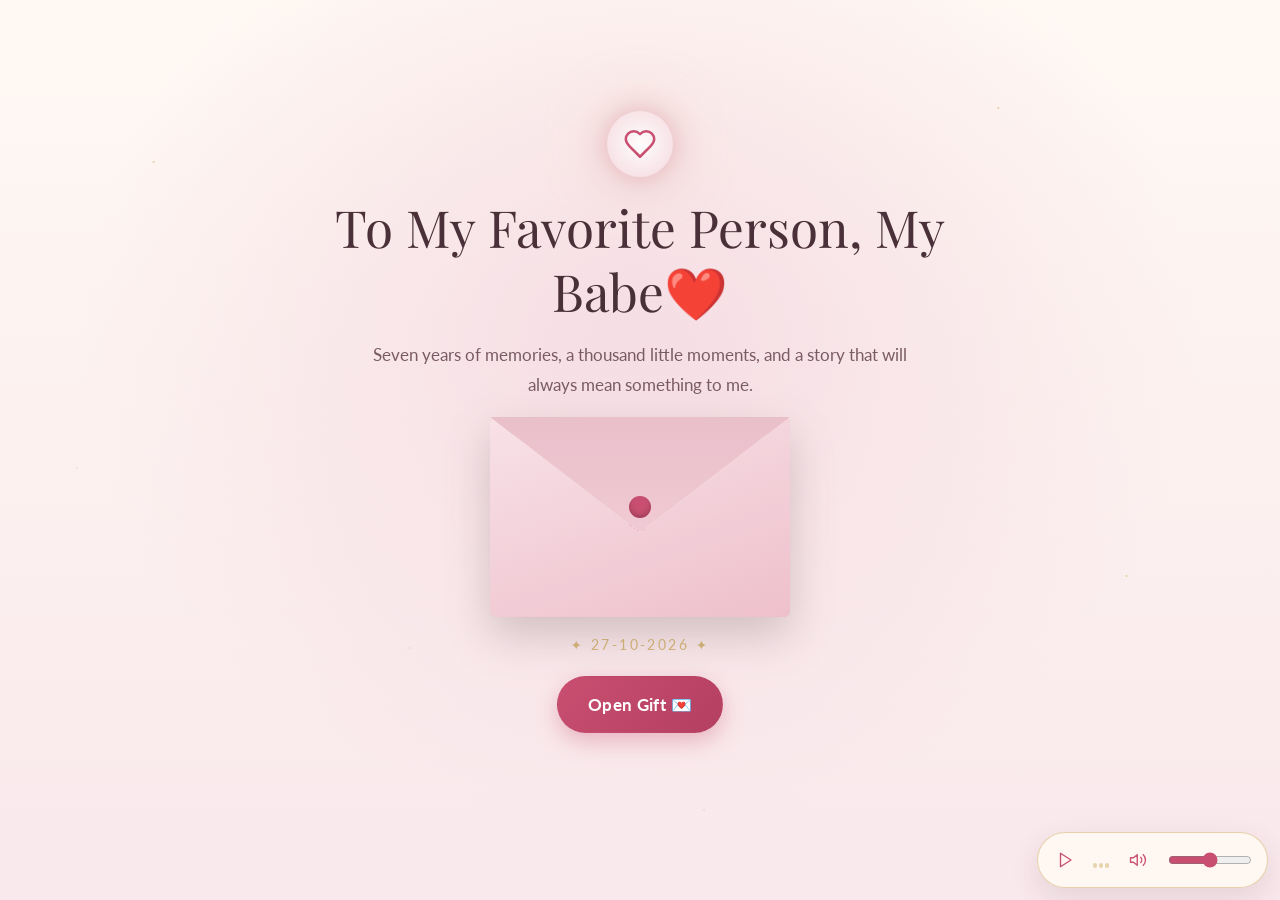
<file: index.html>
<!doctype html>
<html lang="en">
  <head>
    <meta charset="utf-8"/>
    <title>Our 7 Years of Love</title>
    <!-- "./" lets the site work in a sub-folder too (e.g. GitHub Pages) -->
    <base href="./"/>
    <meta name="viewport" content="width=device-width, initial-scale=1, viewport-fit=cover"/>
    <meta name="theme-color" content="#FFF9F3"/>
    <meta name="robots" content="noindex, nofollow"/>
    <link rel="icon" href="data:image/svg+xml,%3Csvg xmlns='http://www.w3.org/2000/svg' viewBox='0 0 24 24'%3E%3Cpath fill='%23C94F70' d='M12 21s-7.5-4.6-9.6-9.2C.9 8.4 3 5 6.4 5c2 0 3.6 1.1 4.6 2.7C12 6.1 13.6 5 15.6 5 19 5 21.1 8.4 21.6 11.8 19.5 16.4 12 21 12 21z'/%3E%3C/svg%3E"/>
    <link rel="preconnect" href="https://fonts.googleapis.com"/>
    <link rel="preconnect" href="https://fonts.gstatic.com" crossorigin=""/>
    <link href="https://fonts.googleapis.com/css2?family=Caveat:wght@400;600&amp;family=Lato:wght@300;400;700&amp;family=Playfair+Display:ital,wght@0,400;0,600;1,400&amp;display=swap" rel="stylesheet"/>
  <link rel="stylesheet" href="styles-XIWAJN2M.css"></head>
  <body>
    <app-root></app-root>
    <noscript>This gift needs JavaScript to open. 💌</noscript>
  <script src="polyfills-5CFQRCPP.js" type="module"></script><script src="main-DEBSSNKP.js" type="module"></script></body>
</html>
</file>
<file: styles-XIWAJN2M.css>
:root{--ivory: #fff9f3;--blush: #f5dce3;--rose: #c94f70;--gold: #d6b779;--brown: #4a3038;--brown-soft: #7a5b64;--paper: #fffdf9;--font-heading: "Playfair Display", Georgia, "Times New Roman", serif;--font-body: "Lato", system-ui, -apple-system, "Segoe UI", Roboto, sans-serif;--font-hand: "Caveat", "Segoe Script", "Bradley Hand", cursive;--shadow-soft: 0 10px 30px rgba(74, 48, 56, .12);--shadow-lift: 0 18px 40px rgba(74, 48, 56, .2)}*,*:before,*:after{box-sizing:border-box}html{scroll-behavior:smooth;-webkit-text-size-adjust:100%}body{margin:0;background:var(--ivory);color:var(--brown);font-family:var(--font-body);font-size:1.05rem;line-height:1.75;overflow-x:hidden;-webkit-font-smoothing:antialiased}img{display:block;max-width:100%}h1,h2,h3{margin:0;font-family:var(--font-heading);font-weight:400;line-height:1.25}p{margin:0}button{font:inherit;color:inherit}:focus-visible{outline:2px solid var(--gold);outline-offset:3px}.section{position:relative;z-index:1;padding:clamp(4rem,10vw,7rem) 1.25rem}.container{max-width:1080px;margin:0 auto}.section-title{text-align:center;font-size:clamp(1.9rem,5.2vw,3.1rem);color:var(--brown)}.section-sub{max-width:36rem;margin:.9rem auto 0;text-align:center;color:var(--brown-soft)}.gold-line{width:90px;height:1px;margin:1.4rem auto 0;background:linear-gradient(90deg,transparent,var(--gold),transparent)}.btn{display:inline-flex;align-items:center;justify-content:center;gap:.6rem;min-height:48px;padding:.8rem 1.9rem;border:1px solid transparent;border-radius:999px;font-weight:700;letter-spacing:.02em;cursor:pointer;transition:transform .25s ease,box-shadow .25s ease,background .25s ease}.btn:hover:not(:disabled){transform:translateY(-2px)}.btn:disabled{opacity:.6;cursor:default}.btn-primary{background:linear-gradient(135deg,var(--rose),#b43f61);color:#fff;box-shadow:0 8px 22px #c94f7059}.btn-gold{background:transparent;border-color:var(--gold);color:var(--brown)}.btn-gold:hover:not(:disabled){background:#d6b77929}.btn-quiet{background:transparent;border-color:#4a30384d;color:var(--brown);font-weight:400}.btn-quiet:hover:not(:disabled){background:#4a30380f}.reveal{opacity:0;transform:translateY(18px);transition-property:opacity,transform;transition-timing-function:ease}.reveal.in-view{opacity:1;transform:none}@media(prefers-reduced-motion:reduce){html{scroll-behavior:auto}*,*:before,*:after{animation-duration:.01ms!important;animation-iteration-count:1!important;transition-duration:.01ms!important;transition-delay:0s!important}.reveal{opacity:1;transform:none}}
</file>
